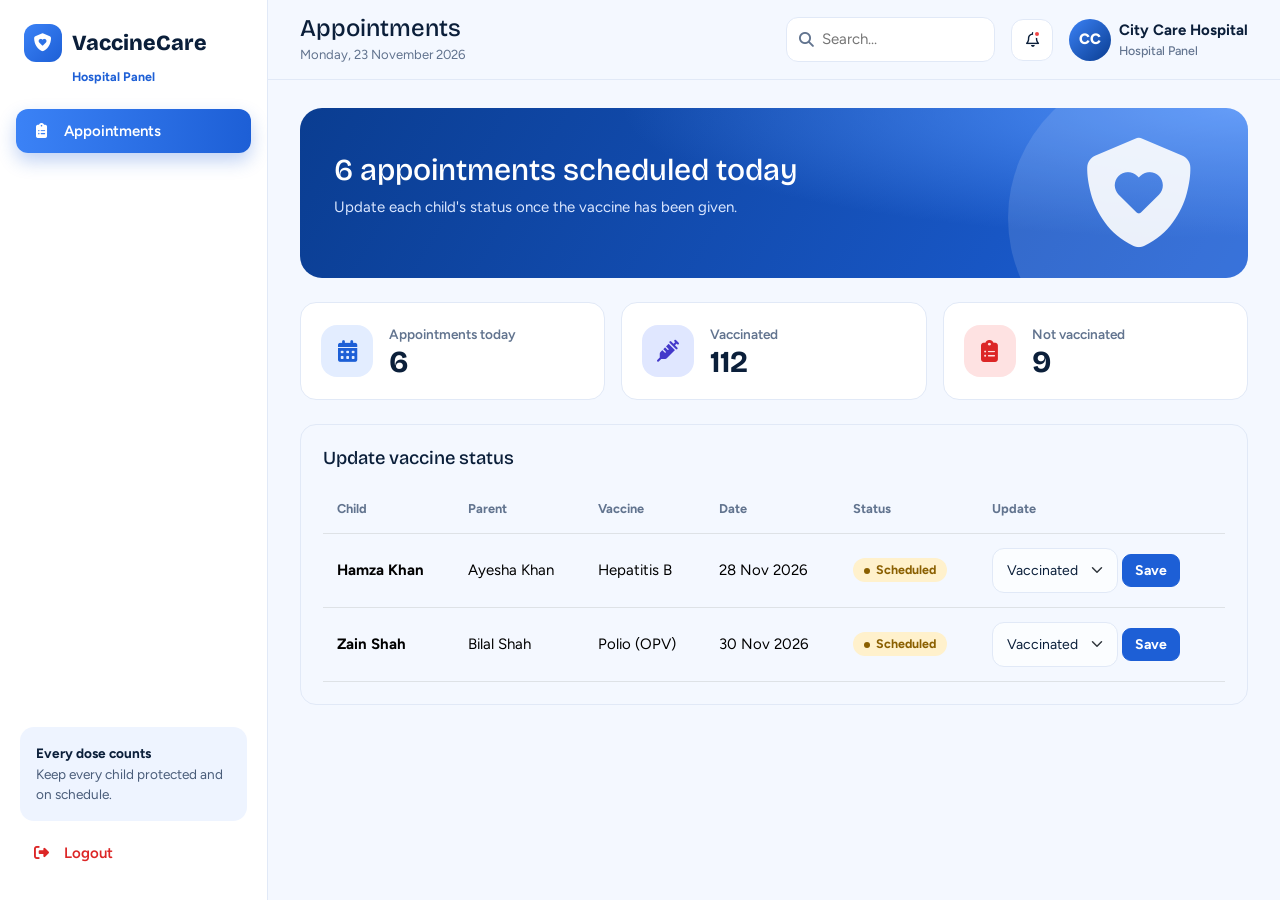
<file: hospital/dashboard.html>
<!DOCTYPE html>
<html lang="en">
<head>
  <meta charset="UTF-8">
  <meta name="viewport" content="width=device-width, initial-scale=1">
  <title>Appointments | VaccineCare</title>
  <link href="https://cdn.jsdelivr.net/npm/bootstrap@5.3.3/dist/css/bootstrap.min.css" rel="stylesheet">
  <link rel="stylesheet" href="https://cdnjs.cloudflare.com/ajax/libs/font-awesome/6.5.1/css/all.min.css">
  <link href="https://fonts.googleapis.com/css2?family=Bricolage+Grotesque:wght@600;800&family=Figtree:wght@400;500;600;700;800&display=swap" rel="stylesheet">
  <link rel="stylesheet" href="../assets/style.css">
</head>
<body>

<div class="d-flex flex-column flex-lg-row">

  <!-- Sidebar -->
  <div class="side">
    <div class="brand"><span class="logo"><i class="fa-solid fa-shield-heart"></i></span> VaccineCare</div>
    <div class="role">Hospital Panel</div>
    <a href="dashboard.html" class="on"><i class="fa-solid fa-clipboard-list"></i> Appointments</a>

    <div class="gap"></div>
    <div class="help"><b>Every dose counts</b>Keep every child protected and on schedule.</div>
    <a class="out" href="../index.html"><i class="fa-solid fa-right-from-bracket"></i> Logout</a>
  </div>

  <!-- Main area -->
  <div class="main flex-grow-1">

    <!-- Top bar -->
    <div class="top">
      <div>
        <h1>Appointments</h1>
        <small>Monday, 23 November 2026</small>
      </div>
      <div class="d-flex align-items-center gap-3">
        <label class="sbox"><i class="fa-solid fa-magnifying-glass"></i><input placeholder="Search..."></label>
        <span class="bell"><i class="fa-regular fa-bell"></i></span>
        <div class="me d-flex align-items-center gap-2 fw-bold">
          <span class="av">CC</span>
          <div>City Care Hospital<small>Hospital Panel</small></div>
        </div>
      </div>
    </div>

    <!-- Page content -->
    <div class="wrap">

<div class="hero">
        <div>
          <h2>6 appointments scheduled today</h2>
          <p>Update each child's status once the vaccine has been given.</p>
          
        </div>
        <i class="fa-solid fa-shield-heart hero-icon"></i>
      </div>

      <div class="row g-3 mb-4">
        <div class="col-md-4">
          <div class="stat">
            <span class="ic "><i class="fa-solid fa-calendar-days"></i></span>
            <div><span>Appointments today</span><b>6</b></div>
          </div>
        </div>
        <div class="col-md-4">
          <div class="stat">
            <span class="ic c4"><i class="fa-solid fa-syringe"></i></span>
            <div><span>Vaccinated</span><b>112</b></div>
          </div>
        </div>
        <div class="col-md-4">
          <div class="stat">
            <span class="ic c3"><i class="fa-solid fa-clipboard-list"></i></span>
            <div><span>Not vaccinated</span><b>9</b></div>
          </div>
        </div>
      </div>

      <div class="card mb-4">
        <div class="card-body">
          <h5 class="card-title">Update vaccine status</h5>
          <div class="table-responsive">
            <table class="table table-hover align-middle mb-0">
              <thead><tr><th>Child</th><th>Parent</th><th>Vaccine</th><th>Date</th><th>Status</th><th>Update</th></tr></thead>
              <tbody>
            <tr><td>Hamza Khan</td><td>Ayesha Khan</td><td>Hepatitis B</td><td>28 Nov 2026</td><td><span class="badge b-warn">Scheduled</span></td><td><select class="form-select form-select-sm d-inline-block w-auto"><option>Vaccinated</option><option>Not vaccinated</option></select> <button class="btn btn-sm btn-primary">Save</button></td></tr>
            <tr><td>Zain Shah</td><td>Bilal Shah</td><td>Polio (OPV)</td><td>30 Nov 2026</td><td><span class="badge b-warn">Scheduled</span></td><td><select class="form-select form-select-sm d-inline-block w-auto"><option>Vaccinated</option><option>Not vaccinated</option></select> <button class="btn btn-sm btn-primary">Save</button></td></tr>
              </tbody>
            </table>
          </div>
        </div>
      </div>

    </div>
  </div>
</div>

</body>
</html>
</file>
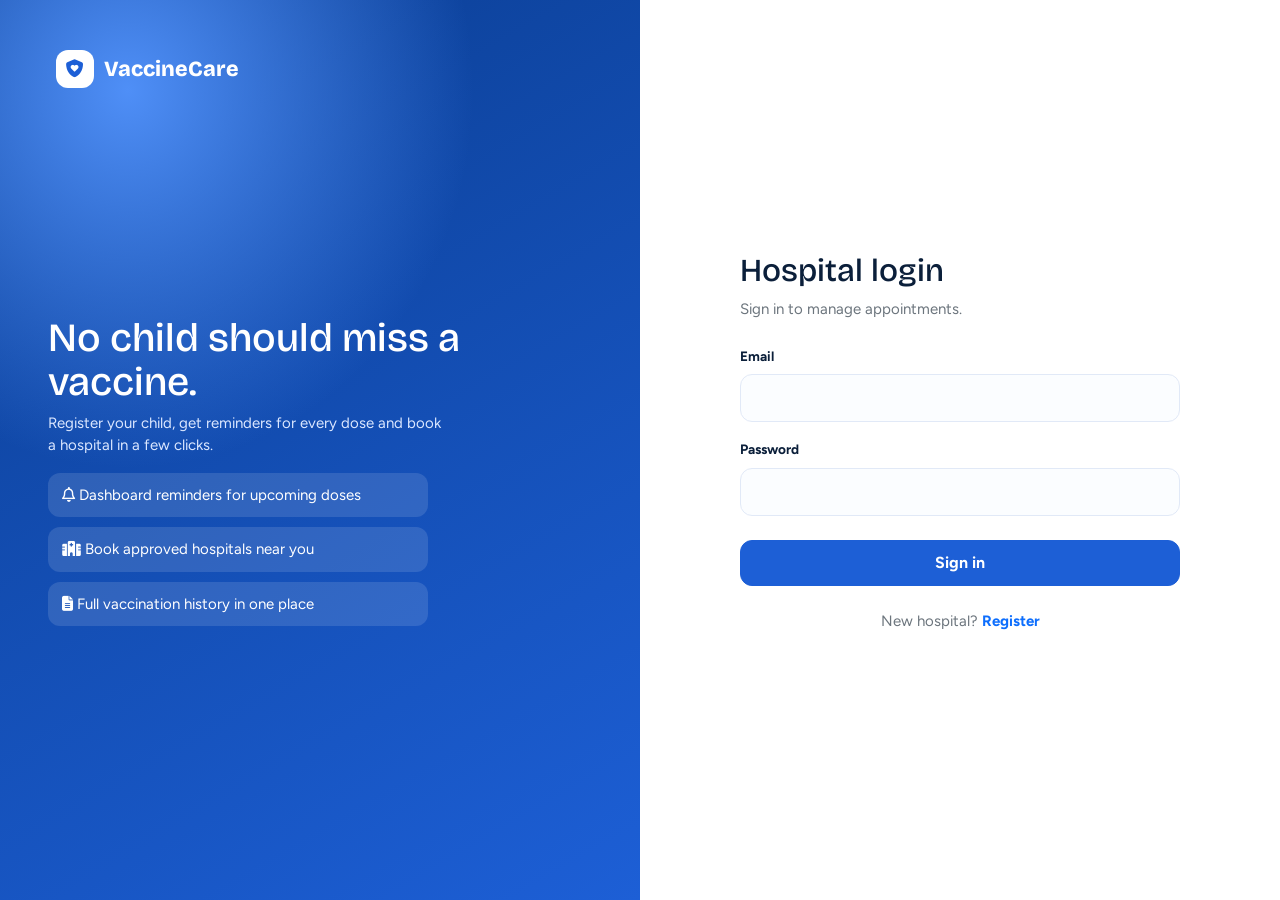
<file: hospital/login.html>
<!DOCTYPE html>
<html lang="en">
<head>
  <meta charset="UTF-8">
  <meta name="viewport" content="width=device-width, initial-scale=1">
  <title>Hospital login | VaccineCare</title>
  <link href="https://cdn.jsdelivr.net/npm/bootstrap@5.3.3/dist/css/bootstrap.min.css" rel="stylesheet">
  <link rel="stylesheet" href="https://cdnjs.cloudflare.com/ajax/libs/font-awesome/6.5.1/css/all.min.css">
  <link href="https://fonts.googleapis.com/css2?family=Bricolage+Grotesque:wght@600;800&family=Figtree:wght@400;500;600;700;800&display=swap" rel="stylesheet">
  <link rel="stylesheet" href="../assets/style.css">
</head>
<body>

<div class="row g-0 min-vh-100">

  <!-- Left blue panel -->
  <div class="col-lg-6 d-none d-lg-flex art-panel">
    <div class="brand"><span class="logo"><i class="fa-solid fa-shield-heart"></i></span> VaccineCare</div>
    <div>
      <h2>No child should miss a vaccine.</h2>
      <p>Register your child, get reminders for every dose and book a hospital in a few clicks.</p>
      <div class="pts">
        <span><i class="fa-regular fa-bell"></i> Dashboard reminders for upcoming doses</span>
        <span><i class="fa-solid fa-hospital"></i> Book approved hospitals near you</span>
        <span><i class="fa-solid fa-file-lines"></i> Full vaccination history in one place</span>
      </div>
    </div>
    <div></div>
  </div>

  <!-- Right form -->
  <div class="col-lg-6 d-flex align-items-center justify-content-center p-4 bg-white">
    <div class="auth w-100">
      <h1>Hospital login</h1>
      <p class="text-secondary mb-4">Sign in to manage appointments.</p>
      <form>
        <div class="mb-3"><label class="form-label">Email</label><input type="email" class="form-control"></div>
        <div class="mb-3"><label class="form-label">Password</label><input type="password" class="form-control"></div>
        <a href="dashboard.html" class="btn btn-primary w-100 mt-2">Sign in</a>
      </form>
      <p class="text-center text-secondary mt-4">New hospital? <a href="register.html" class="fw-bold">Register</a></p>
    </div>
  </div>

</div>

</body>
</html>
</file>
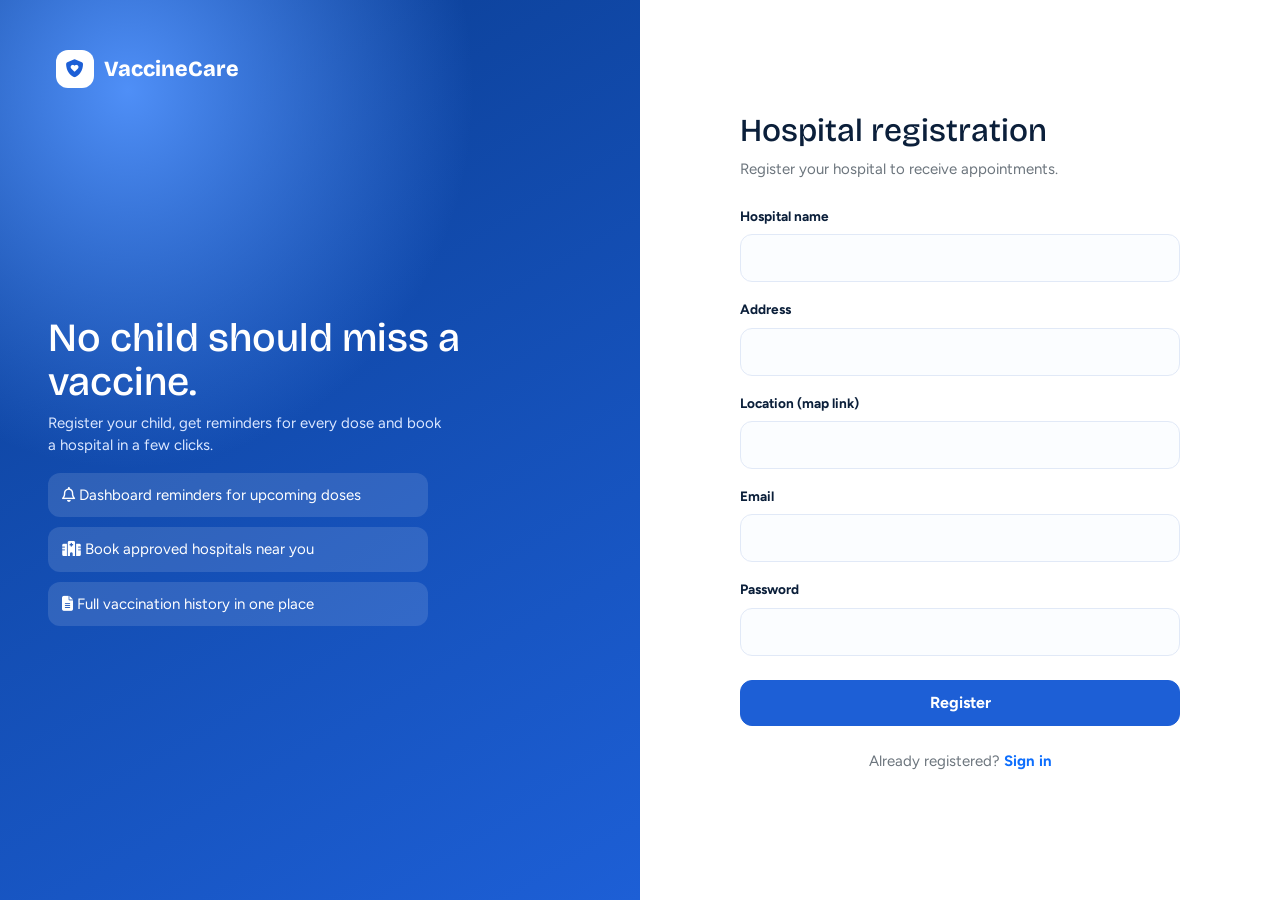
<file: hospital/register.html>
<!DOCTYPE html>
<html lang="en">
<head>
  <meta charset="UTF-8">
  <meta name="viewport" content="width=device-width, initial-scale=1">
  <title>Hospital registration | VaccineCare</title>
  <link href="https://cdn.jsdelivr.net/npm/bootstrap@5.3.3/dist/css/bootstrap.min.css" rel="stylesheet">
  <link rel="stylesheet" href="https://cdnjs.cloudflare.com/ajax/libs/font-awesome/6.5.1/css/all.min.css">
  <link href="https://fonts.googleapis.com/css2?family=Bricolage+Grotesque:wght@600;800&family=Figtree:wght@400;500;600;700;800&display=swap" rel="stylesheet">
  <link rel="stylesheet" href="../assets/style.css">
</head>
<body>

<div class="row g-0 min-vh-100">

  <!-- Left blue panel -->
  <div class="col-lg-6 d-none d-lg-flex art-panel">
    <div class="brand"><span class="logo"><i class="fa-solid fa-shield-heart"></i></span> VaccineCare</div>
    <div>
      <h2>No child should miss a vaccine.</h2>
      <p>Register your child, get reminders for every dose and book a hospital in a few clicks.</p>
      <div class="pts">
        <span><i class="fa-regular fa-bell"></i> Dashboard reminders for upcoming doses</span>
        <span><i class="fa-solid fa-hospital"></i> Book approved hospitals near you</span>
        <span><i class="fa-solid fa-file-lines"></i> Full vaccination history in one place</span>
      </div>
    </div>
    <div></div>
  </div>

  <!-- Right form -->
  <div class="col-lg-6 d-flex align-items-center justify-content-center p-4 bg-white">
    <div class="auth w-100">
      <h1>Hospital registration</h1>
      <p class="text-secondary mb-4">Register your hospital to receive appointments.</p>
      <form>
        <div class="mb-3"><label class="form-label">Hospital name</label><input type="text" class="form-control"></div>
        <div class="mb-3"><label class="form-label">Address</label><input type="text" class="form-control"></div>
        <div class="mb-3"><label class="form-label">Location (map link)</label><input type="text" class="form-control"></div>
        <div class="mb-3"><label class="form-label">Email</label><input type="email" class="form-control"></div>
        <div class="mb-3"><label class="form-label">Password</label><input type="password" class="form-control"></div>
        <a href="login.html" class="btn btn-primary w-100 mt-2">Register</a>
      </form>
      <p class="text-center text-secondary mt-4">Already registered? <a href="login.html" class="fw-bold">Sign in</a></p>
    </div>
  </div>

</div>

</body>
</html>
</file>
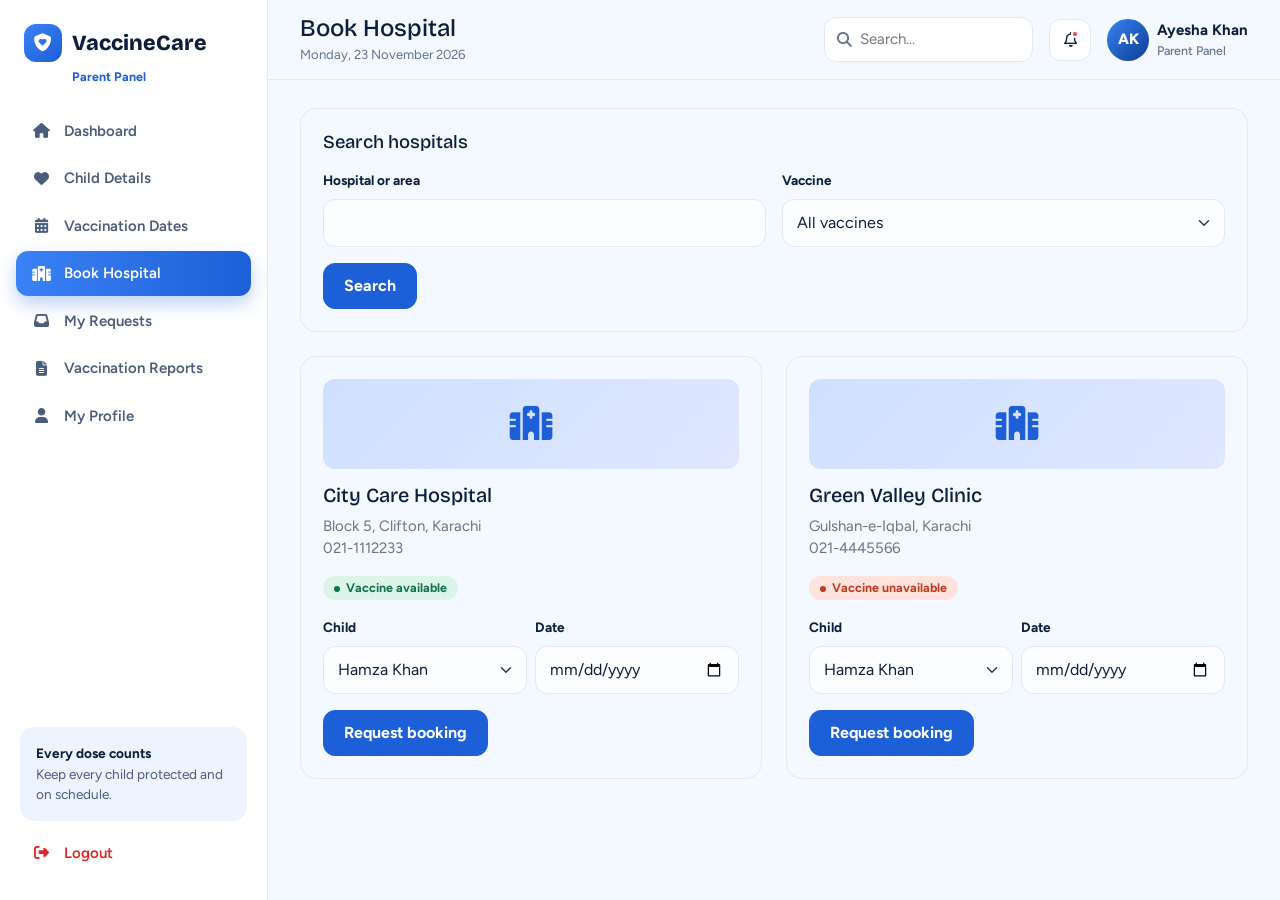
<file: parent/book-hospital.html>
<!DOCTYPE html>
<html lang="en">
<head>
  <meta charset="UTF-8">
  <meta name="viewport" content="width=device-width, initial-scale=1">
  <title>Book Hospital | VaccineCare</title>
  <link href="https://cdn.jsdelivr.net/npm/bootstrap@5.3.3/dist/css/bootstrap.min.css" rel="stylesheet">
  <link rel="stylesheet" href="https://cdnjs.cloudflare.com/ajax/libs/font-awesome/6.5.1/css/all.min.css">
  <link href="https://fonts.googleapis.com/css2?family=Bricolage+Grotesque:wght@600;800&family=Figtree:wght@400;500;600;700;800&display=swap" rel="stylesheet">
  <link rel="stylesheet" href="../assets/style.css">
</head>
<body>

<div class="d-flex flex-column flex-lg-row">

  <!-- Sidebar -->
  <div class="side">
    <div class="brand"><span class="logo"><i class="fa-solid fa-shield-heart"></i></span> VaccineCare</div>
    <div class="role">Parent Panel</div>
    <a href="dashboard.html"><i class="fa-solid fa-house"></i> Dashboard</a>
    <a href="child-details.html"><i class="fa-solid fa-heart"></i> Child Details</a>
    <a href="vaccination-dates.html"><i class="fa-solid fa-calendar-days"></i> Vaccination Dates</a>
    <a href="book-hospital.html" class="on"><i class="fa-solid fa-hospital"></i> Book Hospital</a>
    <a href="requests.html"><i class="fa-solid fa-inbox"></i> My Requests</a>
    <a href="reports.html"><i class="fa-solid fa-file-lines"></i> Vaccination Reports</a>
    <a href="profile.html"><i class="fa-solid fa-user"></i> My Profile</a>

    <div class="gap"></div>
    <div class="help"><b>Every dose counts</b>Keep every child protected and on schedule.</div>
    <a class="out" href="../index.html"><i class="fa-solid fa-right-from-bracket"></i> Logout</a>
  </div>

  <!-- Main area -->
  <div class="main flex-grow-1">

    <!-- Top bar -->
    <div class="top">
      <div>
        <h1>Book Hospital</h1>
        <small>Monday, 23 November 2026</small>
      </div>
      <div class="d-flex align-items-center gap-3">
        <label class="sbox"><i class="fa-solid fa-magnifying-glass"></i><input placeholder="Search..."></label>
        <span class="bell"><i class="fa-regular fa-bell"></i></span>
        <div class="me d-flex align-items-center gap-2 fw-bold">
          <span class="av">AK</span>
          <div>Ayesha Khan<small>Parent Panel</small></div>
        </div>
      </div>
    </div>

    <!-- Page content -->
    <div class="wrap">

<div class="card mb-4">
        <div class="card-body">
          <h5 class="card-title">Search hospitals</h5>
          <form>
          <div class="row g-3 mb-3">
            <div class="col-md-6"><label class="form-label">Hospital or area</label><input type="text" class="form-control"></div>
            <div class="col-md-6"><label class="form-label">Vaccine</label><select class="form-select"><option>All vaccines</option><option>Polio (OPV)</option><option>Measles</option></select></div>
          </div>
            <button type="button" class="btn btn-primary">Search</button>
          </form>
        </div>
      </div>

      <div class="row g-4">
        <div class="col-md-6">
          <div class="card">
            <div class="card-body">
              <div class="pic"><i class="fa-solid fa-hospital"></i></div>
              <h5>City Care Hospital</h5>
              <p class="text-secondary">Block 5, Clifton, Karachi<br>021-1112233</p>
              <span class="badge b-ok">Vaccine available</span>
              <div class="row g-2 mt-2">
                <div class="col-6"><label class="form-label">Child</label><select class="form-select"><option>Hamza Khan</option><option>Hira Khan</option></select></div>
                <div class="col-6"><label class="form-label">Date</label><input type="date" class="form-control"></div>
              </div>
              <button class="btn btn-primary mt-3">Request booking</button>
            </div>
          </div>
        </div>
        <div class="col-md-6">
          <div class="card">
            <div class="card-body">
              <div class="pic"><i class="fa-solid fa-hospital"></i></div>
              <h5>Green Valley Clinic</h5>
              <p class="text-secondary">Gulshan-e-Iqbal, Karachi<br>021-4445566</p>
              <span class="badge b-bad">Vaccine unavailable</span>
              <div class="row g-2 mt-2">
                <div class="col-6"><label class="form-label">Child</label><select class="form-select"><option>Hamza Khan</option><option>Hira Khan</option></select></div>
                <div class="col-6"><label class="form-label">Date</label><input type="date" class="form-control"></div>
              </div>
              <button class="btn btn-primary mt-3">Request booking</button>
            </div>
          </div>
        </div>
      </div>

    </div>
  </div>
</div>

</body>
</html>
</file>
<file: assets/style.css>
/* Extra styling on top of Bootstrap (blue & white theme) */
:root{
  --ink:#0b1f3a; --deep:#0a3d91; --deep2:#072a6b; --pri:#1d5fd6; --pri2:#3b82f6; --sky:#38bdf8;
  --canvas:#f4f8ff; --line:#e1e9f7; --mut:#62748f;
  --bs-primary:#1d5fd6; --bs-primary-rgb:29,95,214;
  --bs-body-bg:#f4f8ff; --bs-body-color:#0b1f3a;
  --bs-body-font-family:'Figtree',system-ui,sans-serif; --bs-link-color:#1d5fd6;
}
body{font-size:15px}
h1,h2,h3,h4,h5,.brand{font-family:'Bricolage Grotesque','Figtree',sans-serif}
a{text-decoration:none}

/* ---------- Sidebar ---------- */
.side{width:268px;flex-shrink:0;background:#fff;border-right:1px solid var(--line);padding:22px 16px;position:sticky;top:0;height:100vh;overflow:auto;display:flex;flex-direction:column}
.brand{display:flex;align-items:center;gap:10px;font-size:1.35rem;font-weight:800;color:var(--ink);padding:2px 8px}
.logo{width:38px;height:38px;border-radius:12px;background:linear-gradient(135deg,var(--pri2),var(--pri));color:#fff;display:grid;place-items:center;font-size:18px}
.role{margin:4px 8px 22px 56px;font-size:.78rem;font-weight:700;color:var(--pri)}
.side a{display:flex;align-items:center;gap:12px;padding:11px 14px;border-radius:12px;margin-bottom:3px;font-weight:600;color:#4a5d7a}
.side a i{width:22px;text-align:center}
.side a:hover{background:#eef4ff;color:var(--pri)}
.side a.on{background:linear-gradient(90deg,var(--pri2),var(--pri));color:#fff;box-shadow:0 8px 18px rgba(29,95,214,.28)}
.side .gap{flex:1}
.side .help{background:#eef4ff;border-radius:14px;padding:16px;font-size:.85rem;margin:14px 4px 10px;color:#4a5d7a}
.side .help b{display:block;color:var(--ink)}
.side a.out{color:#dc2626}
.side a.out:hover{background:#fee2e2}

/* ---------- Top bar ---------- */
.main{min-width:0}
.top{position:sticky;top:0;z-index:5;display:flex;justify-content:space-between;align-items:center;gap:16px;padding:14px 32px;background:rgba(244,248,255,.9);backdrop-filter:blur(10px);border-bottom:1px solid var(--line)}
.top h1{margin:0;font-size:1.5rem}
.top small{color:var(--mut)}
.sbox{display:flex;align-items:center;gap:8px;background:#fff;border:1px solid var(--line);border-radius:12px;padding:0 12px;color:var(--mut)}
.sbox input{border:0;outline:0;padding:10px 0;width:160px;background:none}
.bell{position:relative;width:42px;height:42px;display:grid;place-items:center;background:#fff;border:1px solid var(--line);border-radius:12px}
.bell:after{content:'';position:absolute;top:10px;right:11px;width:8px;height:8px;background:#ef4444;border-radius:50%;border:2px solid #fff}
.av{width:42px;height:42px;border-radius:50%;background:linear-gradient(135deg,var(--pri2),var(--deep));color:#fff;display:grid;place-items:center;font-weight:800}
.me small{display:block;color:var(--mut);font-size:.78rem;font-weight:500}
.wrap{padding:28px 32px 40px}

/* ---------- Hero banner ---------- */
.hero{position:relative;overflow:hidden;border-radius:22px;padding:30px 34px;margin-bottom:24px;color:#fff;display:flex;justify-content:space-between;align-items:center;gap:20px;background:radial-gradient(120% 140% at 100% 0,#4f8ff7 0,transparent 55%),linear-gradient(120deg,var(--deep),var(--pri))}
.hero:before{content:'';position:absolute;right:-60px;bottom:-90px;width:300px;height:300px;border-radius:50%;background:rgba(255,255,255,.12)}
.hero h2{font-size:1.9rem;max-width:520px;line-height:1.15}
.hero p{max-width:500px;color:#dbe7ff}
.hero .btn{background:#fff;color:var(--pri);border:0}
.hero-icon{font-size:110px;opacity:.9;margin-right:20px;position:relative}

/* ---------- Cards, stats ---------- */
.card{border:1px solid var(--line);border-radius:16px}
.card-body{padding:22px}
.card-title{font-size:1.15rem;margin-bottom:16px}
.stat{display:flex;align-items:center;gap:16px;background:#fff;border:1px solid var(--line);border-radius:16px;padding:20px}
.stat .ic{width:52px;height:52px;border-radius:16px;display:grid;place-items:center;font-size:22px;background:#e3edff;color:var(--pri)}
.stat .ic.c2{background:#e0f2fe;color:#0369a1}
.stat .ic.c3{background:#fee2e2;color:#dc2626}
.stat .ic.c4{background:#e0e7ff;color:#4338ca}
.stat span{color:var(--mut);font-size:.85rem;font-weight:600}
.stat b{display:block;font-size:1.9rem;font-family:'Bricolage Grotesque';line-height:1.1}
.stat em{font-style:normal;font-size:.78rem;color:#1f9d6b;font-weight:700}

/* ---------- Tables, badges, buttons, forms ---------- */
.table thead{--bs-table-bg:#f4f8ff;--bs-table-color:#62748f;font-size:.8rem}
.table td,.table th{padding:14px}
.table td:first-child{font-weight:700}
.badge{font-weight:700;padding:6px 11px;border-radius:99px;font-size:.78rem}
.badge:before{content:'';display:inline-block;width:6px;height:6px;border-radius:50%;background:currentColor;margin-right:6px}
.b-ok{background:#dcf5ea;color:#12714c}
.b-warn{background:#fff1cc;color:#8a5f00}
.b-bad{background:#ffe3dc;color:#c13a20}
.b-info{background:#e0f2fe;color:#0369a1}
.btn{border-radius:12px;font-weight:700;padding:10px 20px}
.btn-sm{padding:5px 12px;border-radius:9px}
.btn-primary{--bs-btn-bg:#1d5fd6;--bs-btn-border-color:#1d5fd6;--bs-btn-hover-bg:#3b82f6;--bs-btn-hover-border-color:#3b82f6;--bs-btn-active-bg:#0a3d91;--bs-btn-active-border-color:#0a3d91}
.btn-outline-primary{--bs-btn-color:#1d5fd6;--bs-btn-border-color:#c9d9f5;--bs-btn-hover-bg:#1d5fd6;--bs-btn-hover-border-color:#1d5fd6}
.form-control,.form-select{border:1.5px solid var(--line);border-radius:12px;padding:11px 14px;background-color:#fbfdff}
.form-control:focus,.form-select:focus{border-color:var(--pri2);box-shadow:0 0 0 4px rgba(59,130,246,.18)}
.form-label{font-weight:700;font-size:.85rem}
.notice{display:flex;gap:12px;align-items:center;background:#eaf2ff;border:1px solid #cfe0ff;border-radius:14px;padding:14px 18px}
.notice i{color:var(--pri);font-size:18px}
.progress{height:9px;border-radius:9px;background:var(--line);margin-bottom:16px}
.progress-bar{background:linear-gradient(90deg,var(--pri2),var(--sky))}
.pic{height:90px;border-radius:12px;margin-bottom:14px;background:linear-gradient(135deg,#cfe0ff,#e0e7ff);display:grid;place-items:center;color:var(--pri);font-size:34px}

/* ---------- Chart, donut, timeline ---------- */
.chart{display:flex;align-items:flex-end;gap:14px;height:190px}
.chart .m{flex:1;height:100%;display:flex;flex-direction:column;justify-content:flex-end;text-align:center;font-size:.78rem;color:var(--mut)}
.chart .m span{display:block;margin-bottom:6px;border-radius:10px 10px 4px 4px;background:linear-gradient(180deg,var(--pri2),var(--pri))}
.chart .hi span{background:linear-gradient(180deg,#7dd3fc,var(--deep))}
.donut{width:150px;height:150px;border-radius:50%;margin:6px auto 16px;display:grid;place-items:center;background:conic-gradient(var(--pri) 0 72%,var(--sky) 72% 90%,#ef4444 90%)}
.donut span{width:100px;height:100px;border-radius:50%;background:#fff;display:grid;place-items:center;font:800 1.5rem 'Bricolage Grotesque'}
.legend{list-style:none;padding:0;margin:0;color:var(--mut)}
.legend li{display:flex;justify-content:space-between;padding:6px 0}
.legend b{color:var(--ink)}
.tl{list-style:none;margin:0;padding:0 0 0 8px}
.tl li{position:relative;padding:0 0 22px 26px;border-left:2px dashed var(--line)}
.tl li:before{content:'';position:absolute;left:-8px;top:2px;width:14px;height:14px;border-radius:50%;background:var(--pri);border:3px solid #fff;box-shadow:0 0 0 2px var(--pri)}
.tl li.n:before{background:var(--sky);box-shadow:0 0 0 2px var(--sky)}
.tl li.f:before{background:#fff;box-shadow:0 0 0 2px var(--line)}
.tl b{display:block}
.tl small{color:var(--mut)}

/* ---------- Login / register pages ---------- */
.art-panel{flex-direction:column;justify-content:space-between;padding:48px;color:#fff;position:relative;overflow:hidden;background:radial-gradient(90% 70% at 20% 10%,#4f8ff7 0,transparent 60%),linear-gradient(150deg,var(--deep),var(--pri))}
.art-panel .brand{color:#fff}
.art-panel .logo{background:#fff;color:var(--pri)}
.art-panel h2{font-size:2.5rem;line-height:1.1;max-width:420px}
.art-panel p{color:#dbe7ff;max-width:400px}
.art-panel .pts span{display:block;background:rgba(255,255,255,.12);padding:11px 14px;border-radius:12px;max-width:380px;margin-top:10px}
.auth{max-width:440px}
.auth h1{font-size:2rem}
.roles a{display:flex;gap:16px;align-items:center;padding:16px;border:1.5px solid var(--line);border-radius:16px;font-weight:800;color:var(--ink);margin-bottom:14px;background:#fff}
.roles a:hover{border-color:var(--pri2);box-shadow:0 10px 24px rgba(29,95,214,.12)}
.roles .ic{width:48px;height:48px;border-radius:14px;background:#e3edff;color:var(--pri);display:grid;place-items:center;font-size:18px}
.roles small{display:block;font-weight:500;color:var(--mut)}

/* ---------- Small screens ---------- */
@media(max-width:991px){
  .side{width:100%;height:auto;position:static}
  .side .gap,.side .help,.role{display:none}
  .hero-icon,.sbox{display:none}
  .top,.wrap{padding-left:16px;padding-right:16px}
}
</file>
